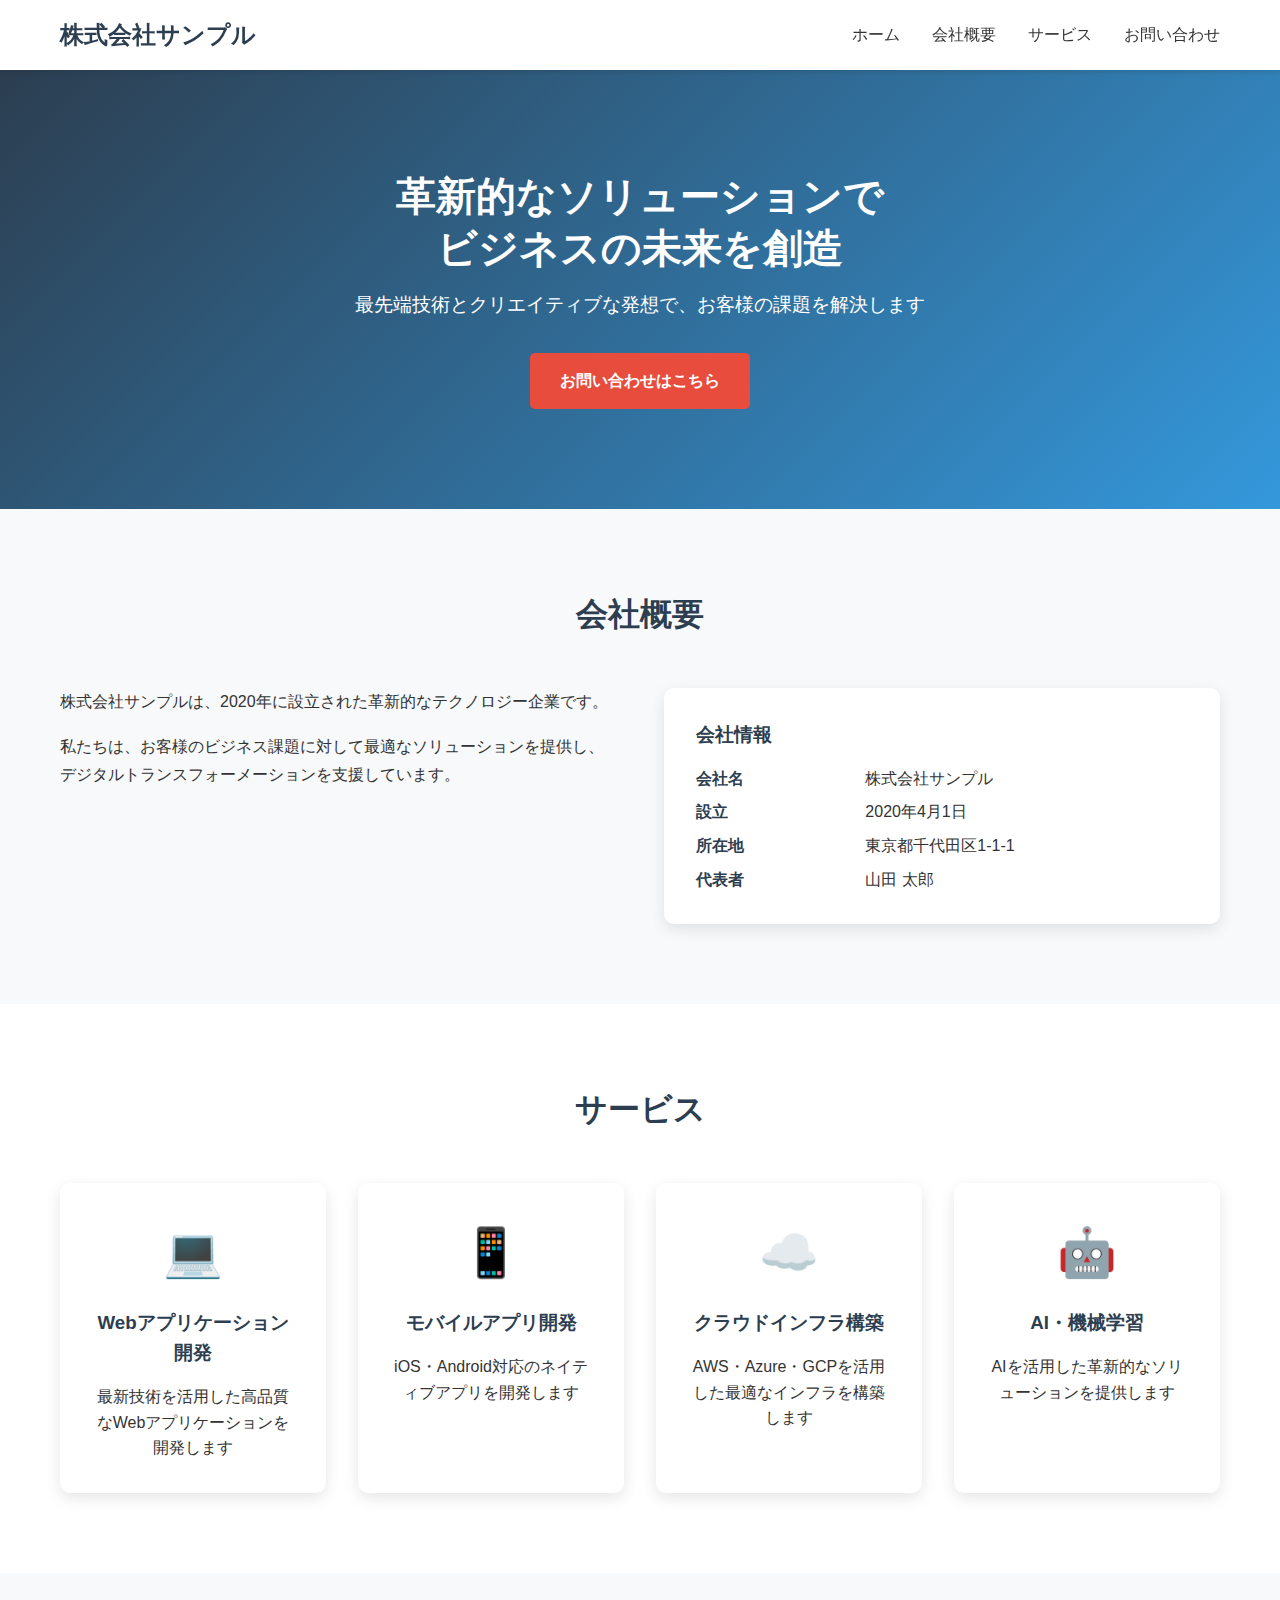
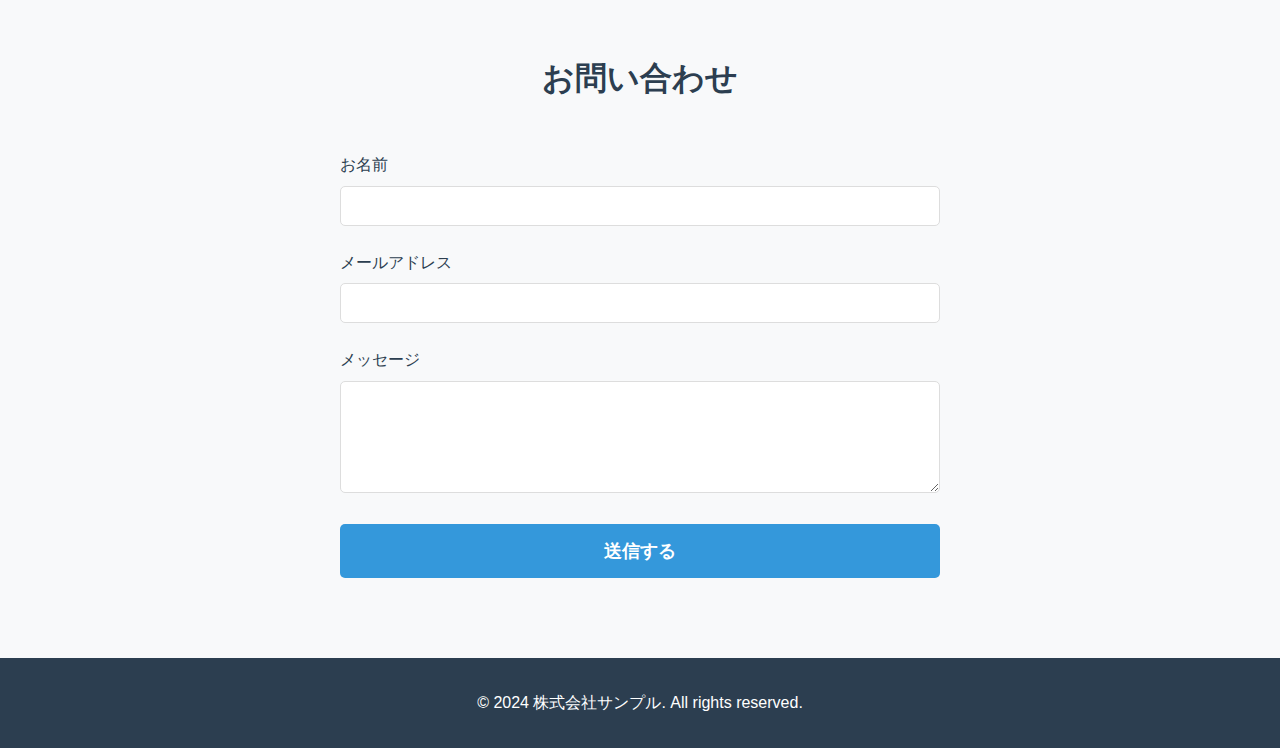
<file: company-website/index.html>
<!DOCTYPE html>
<html lang="ja">
<head>
    <meta charset="UTF-8">
    <meta name="viewport" content="width=device-width, initial-scale=1.0">
    <meta name="description" content="私たちの会社は革新的なソリューションを提供します">
    <title>株式会社サンプル - トップページ</title>
    <link rel="stylesheet" href="css/style.css">
</head>
<body>
    <header>
        <nav class="navbar">
            <div class="container">
                <div class="logo">
                    <h1>株式会社サンプル</h1>
                </div>
                <ul class="nav-menu">
                    <li><a href="#home">ホーム</a></li>
                    <li><a href="#about">会社概要</a></li>
                    <li><a href="#services">サービス</a></li>
                    <li><a href="#contact">お問い合わせ</a></li>
                </ul>
                <button class="hamburger" id="hamburger">
                    <span></span>
                    <span></span>
                    <span></span>
                </button>
            </div>
        </nav>
    </header>

    <main>
        <section id="home" class="hero">
            <div class="container">
                <div class="hero-content">
                    <h2>革新的なソリューションで<br>ビジネスの未来を創造</h2>
                    <p>最先端技術とクリエイティブな発想で、お客様の課題を解決します</p>
                    <a href="#contact" class="cta-button">お問い合わせはこちら</a>
                </div>
            </div>
        </section>

        <section id="about" class="about">
            <div class="container">
                <h2>会社概要</h2>
                <div class="about-grid">
                    <div class="about-text">
                        <p>株式会社サンプルは、2020年に設立された革新的なテクノロジー企業です。</p>
                        <p>私たちは、お客様のビジネス課題に対して最適なソリューションを提供し、デジタルトランスフォーメーションを支援しています。</p>
                    </div>
                    <div class="company-info">
                        <h3>会社情報</h3>
                        <dl>
                            <dt>会社名</dt>
                            <dd>株式会社サンプル</dd>
                            <dt>設立</dt>
                            <dd>2020年4月1日</dd>
                            <dt>所在地</dt>
                            <dd>東京都千代田区1-1-1</dd>
                            <dt>代表者</dt>
                            <dd>山田 太郎</dd>
                        </dl>
                    </div>
                </div>
            </div>
        </section>

        <section id="services" class="services">
            <div class="container">
                <h2>サービス</h2>
                <div class="service-cards">
                    <div class="service-card">
                        <div class="service-icon">💻</div>
                        <h3>Webアプリケーション開発</h3>
                        <p>最新技術を活用した高品質なWebアプリケーションを開発します</p>
                    </div>
                    <div class="service-card">
                        <div class="service-icon">📱</div>
                        <h3>モバイルアプリ開発</h3>
                        <p>iOS・Android対応のネイティブアプリを開発します</p>
                    </div>
                    <div class="service-card">
                        <div class="service-icon">☁️</div>
                        <h3>クラウドインフラ構築</h3>
                        <p>AWS・Azure・GCPを活用した最適なインフラを構築します</p>
                    </div>
                    <div class="service-card">
                        <div class="service-icon">🤖</div>
                        <h3>AI・機械学習</h3>
                        <p>AIを活用した革新的なソリューションを提供します</p>
                    </div>
                </div>
            </div>
        </section>

        <section id="contact" class="contact">
            <div class="container">
                <h2>お問い合わせ</h2>
                <form id="contact-form" class="contact-form">
                    <div class="form-group">
                        <label for="name">お名前</label>
                        <input type="text" id="name" name="name" required>
                    </div>
                    <div class="form-group">
                        <label for="email">メールアドレス</label>
                        <input type="email" id="email" name="email" required>
                    </div>
                    <div class="form-group">
                        <label for="message">メッセージ</label>
                        <textarea id="message" name="message" rows="5" required></textarea>
                    </div>
                    <button type="submit" class="submit-button">送信する</button>
                </form>
            </div>
        </section>
    </main>

    <footer>
        <div class="container">
            <p>&copy; 2024 株式会社サンプル. All rights reserved.</p>
        </div>
    </footer>

    <script src="js/main.js"></script>
</body>
</html>
</file>
<file: company-website/css/style.css>
* {
    margin: 0;
    padding: 0;
    box-sizing: border-box;
}

:root {
    --primary-color: #2c3e50;
    --secondary-color: #3498db;
    --accent-color: #e74c3c;
    --text-color: #333;
    --light-bg: #f8f9fa;
    --white: #ffffff;
}

body {
    font-family: -apple-system, BlinkMacSystemFont, 'Segoe UI', 'Hiragino Sans', 'Hiragino Kaku Gothic ProN', Meiryo, sans-serif;
    line-height: 1.6;
    color: var(--text-color);
}

.container {
    max-width: 1200px;
    margin: 0 auto;
    padding: 0 20px;
}

/* ヘッダー */
header {
    background-color: var(--white);
    box-shadow: 0 2px 5px rgba(0,0,0,0.1);
    position: sticky;
    top: 0;
    z-index: 1000;
}

.navbar {
    padding: 1rem 0;
}

.navbar .container {
    display: flex;
    justify-content: space-between;
    align-items: center;
}

.logo h1 {
    color: var(--primary-color);
    font-size: 1.5rem;
}

.nav-menu {
    display: flex;
    list-style: none;
    gap: 2rem;
}

.nav-menu a {
    text-decoration: none;
    color: var(--text-color);
    font-weight: 500;
    transition: color 0.3s;
}

.nav-menu a:hover {
    color: var(--secondary-color);
}

.hamburger {
    display: none;
    flex-direction: column;
    background: none;
    border: none;
    cursor: pointer;
}

.hamburger span {
    width: 25px;
    height: 3px;
    background-color: var(--primary-color);
    margin: 3px 0;
    transition: 0.3s;
}

/* ヒーローセクション */
.hero {
    background: linear-gradient(135deg, var(--primary-color), var(--secondary-color));
    color: var(--white);
    padding: 100px 0;
    text-align: center;
}

.hero-content h2 {
    font-size: 2.5rem;
    margin-bottom: 1rem;
    line-height: 1.3;
}

.hero-content p {
    font-size: 1.2rem;
    margin-bottom: 2rem;
}

.cta-button {
    display: inline-block;
    padding: 15px 30px;
    background-color: var(--accent-color);
    color: var(--white);
    text-decoration: none;
    border-radius: 5px;
    font-weight: bold;
    transition: transform 0.3s, box-shadow 0.3s;
}

.cta-button:hover {
    transform: translateY(-2px);
    box-shadow: 0 5px 15px rgba(0,0,0,0.2);
}

/* 会社概要セクション */
.about {
    padding: 80px 0;
    background-color: var(--light-bg);
}

.about h2 {
    text-align: center;
    font-size: 2rem;
    margin-bottom: 3rem;
    color: var(--primary-color);
}

.about-grid {
    display: grid;
    grid-template-columns: 1fr 1fr;
    gap: 3rem;
    align-items: start;
}

.about-text p {
    margin-bottom: 1rem;
    line-height: 1.8;
}

.company-info {
    background-color: var(--white);
    padding: 2rem;
    border-radius: 10px;
    box-shadow: 0 5px 15px rgba(0,0,0,0.1);
}

.company-info h3 {
    color: var(--primary-color);
    margin-bottom: 1rem;
}

.company-info dl {
    display: grid;
    grid-template-columns: 1fr 2fr;
    gap: 0.5rem;
}

.company-info dt {
    font-weight: bold;
    color: var(--primary-color);
}

/* サービスセクション */
.services {
    padding: 80px 0;
}

.services h2 {
    text-align: center;
    font-size: 2rem;
    margin-bottom: 3rem;
    color: var(--primary-color);
}

.service-cards {
    display: grid;
    grid-template-columns: repeat(auto-fit, minmax(250px, 1fr));
    gap: 2rem;
}

.service-card {
    background-color: var(--white);
    padding: 2rem;
    border-radius: 10px;
    box-shadow: 0 5px 15px rgba(0,0,0,0.1);
    text-align: center;
    transition: transform 0.3s;
}

.service-card:hover {
    transform: translateY(-5px);
}

.service-icon {
    font-size: 3rem;
    margin-bottom: 1rem;
}

.service-card h3 {
    color: var(--primary-color);
    margin-bottom: 1rem;
}

/* お問い合わせセクション */
.contact {
    padding: 80px 0;
    background-color: var(--light-bg);
}

.contact h2 {
    text-align: center;
    font-size: 2rem;
    margin-bottom: 3rem;
    color: var(--primary-color);
}

.contact-form {
    max-width: 600px;
    margin: 0 auto;
}

.form-group {
    margin-bottom: 1.5rem;
}

.form-group label {
    display: block;
    margin-bottom: 0.5rem;
    color: var(--primary-color);
    font-weight: 500;
}

.form-group input,
.form-group textarea {
    width: 100%;
    padding: 10px;
    border: 1px solid #ddd;
    border-radius: 5px;
    font-size: 1rem;
    transition: border-color 0.3s;
}

.form-group input:focus,
.form-group textarea:focus {
    outline: none;
    border-color: var(--secondary-color);
}

.submit-button {
    width: 100%;
    padding: 15px;
    background-color: var(--secondary-color);
    color: var(--white);
    border: none;
    border-radius: 5px;
    font-size: 1.1rem;
    font-weight: bold;
    cursor: pointer;
    transition: background-color 0.3s;
}

.submit-button:hover {
    background-color: #2980b9;
}

/* フッター */
footer {
    background-color: var(--primary-color);
    color: var(--white);
    text-align: center;
    padding: 2rem 0;
}

/* レスポンシブデザイン */
@media (max-width: 768px) {
    .nav-menu {
        display: none;
        position: absolute;
        top: 100%;
        left: 0;
        width: 100%;
        background-color: var(--white);
        flex-direction: column;
        padding: 1rem 0;
        box-shadow: 0 2px 5px rgba(0,0,0,0.1);
    }

    .nav-menu.active {
        display: flex;
    }

    .hamburger {
        display: flex;
    }

    .hero-content h2 {
        font-size: 2rem;
    }

    .hero-content p {
        font-size: 1rem;
    }

    .about-grid {
        grid-template-columns: 1fr;
    }

    .service-cards {
        grid-template-columns: 1fr;
    }
}
</file>
